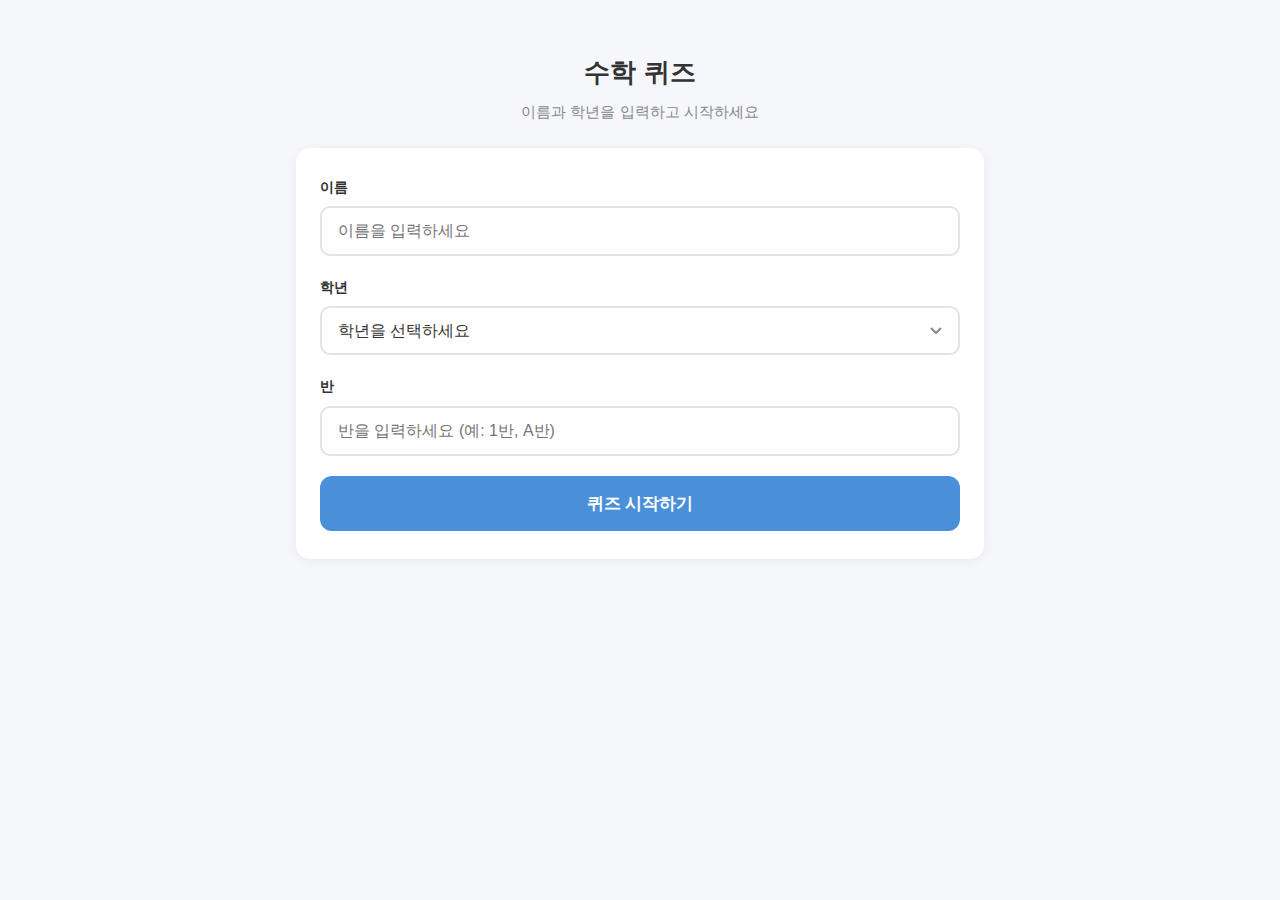
<file: index.html>
<!DOCTYPE html>
<html lang="ko">
<head>
  <meta charset="UTF-8">
  <meta name="viewport" content="width=device-width, initial-scale=1.0, maximum-scale=1.0, user-scalable=no">
  <title>수학 퀴즈</title>
  <link rel="stylesheet" href="css/style.css">
</head>
<body>
  <div class="container">
    <div class="page-header">
      <h1>수학 퀴즈</h1>
      <p>이름과 학년을 입력하고 시작하세요</p>
    </div>

    <div class="card">
      <div class="form-group">
        <label for="studentName">이름</label>
        <input type="text" id="studentName" placeholder="이름을 입력하세요" autocomplete="off">
      </div>

      <div class="form-group">
        <label for="grade">학년</label>
        <select id="grade">
          <option value="">학년을 선택하세요</option>
          <option value="1">중학교 1학년</option>
          <option value="2">중학교 2학년</option>
          <option value="3">중학교 3학년</option>
        </select>
      </div>

      <div class="form-group">
        <label for="classNum">반</label>
        <input type="text" id="classNum" placeholder="반을 입력하세요 (예: 1반, A반)" autocomplete="off">
      </div>

      <div id="errorMsg" class="message message-error hidden"></div>

      <button id="startBtn" class="btn btn-primary" onclick="startQuiz()">
        퀴즈 시작하기
      </button>
    </div>

    <div id="loadingArea" class="loading hidden">
      <div class="spinner"></div>
      <p style="margin-top:12px">퀴즈를 불러오는 중...</p>
    </div>
  </div>

  <script src="js/config.js"></script>
  <script src="js/api.js"></script>
  <script>
    function startQuiz() {
      var name = document.getElementById('studentName').value.trim();
      var grade = document.getElementById('grade').value;
      var classNum = document.getElementById('classNum').value.trim();
      var errorMsg = document.getElementById('errorMsg');
      var startBtn = document.getElementById('startBtn');
      var loadingArea = document.getElementById('loadingArea');

      errorMsg.classList.add('hidden');

      if (!name) {
        showError('이름을 입력해주세요.');
        return;
      }
      if (!grade) {
        showError('학년을 선택해주세요.');
        return;
      }
      if (!classNum) {
        showError('반을 입력해주세요.');
        return;
      }

      // 학생 정보 저장
      sessionStorage.setItem('studentName', name);
      sessionStorage.setItem('grade', grade);
      sessionStorage.setItem('classNum', classNum);

      // 이전 답안 초기화
      sessionStorage.removeItem('quizAnswers');
      sessionStorage.removeItem('quizResult');

      // Apps Script URL이 설정되지 않은 경우 (로컬 테스트 모드)
      if (!MathQuiz.config.APPS_SCRIPT_URL) {
        sessionStorage.setItem('testMode', 'true');
        // 로컬에 배포된 퀴즈가 있으면 그걸 사용 (학년별 키 우선)
        var localQuiz = localStorage.getItem('localQuiz_grade' + grade)
          || localStorage.getItem('localQuiz');
        if (localQuiz) {
          sessionStorage.setItem('quizData', localQuiz);
        }
        window.location.href = 'quiz.html';
        return;
      }

      // 퀴즈 불러오기
      startBtn.disabled = true;
      loadingArea.classList.remove('hidden');

      MathQuiz.api.loadQuiz(grade)
        .then(function(res) {
          if (res.success) {
            sessionStorage.setItem('quizData', JSON.stringify(res.data));
            window.location.href = 'quiz.html';
          } else {
            showError(res.error || '퀴즈를 불러올 수 없습니다.');
            startBtn.disabled = false;
            loadingArea.classList.add('hidden');
          }
        })
        .catch(function(err) {
          showError('서버에 연결할 수 없습니다. 인터넷 연결을 확인해주세요.');
          startBtn.disabled = false;
          loadingArea.classList.add('hidden');
        });
    }

    function showError(msg) {
      var el = document.getElementById('errorMsg');
      el.textContent = msg;
      el.classList.remove('hidden');
    }

    // 엔터키로 시작
    document.addEventListener('keydown', function(e) {
      if (e.key === 'Enter') startQuiz();
    });
  </script>
</body>
</html>
</file>
<file: css/style.css>
/* 수학 퀴즈 - 공통 스타일 (모바일 퍼스트, 아이패드 최적화) */

* {
  margin: 0;
  padding: 0;
  box-sizing: border-box;
}

:root {
  --primary: #4A90D9;
  --primary-light: #EBF3FC;
  --primary-dark: #2E6BB0;
  --success: #4CAF50;
  --success-light: #E8F5E9;
  --error: #F44336;
  --error-light: #FFEBEE;
  --warning: #FF9800;
  --bg: #F5F7FA;
  --card: #FFFFFF;
  --text: #333333;
  --text-light: #888888;
  --border: #E0E4E8;
  --radius: 14px;
  --shadow: 0 2px 12px rgba(0,0,0,0.06);
}

body {
  font-family: -apple-system, BlinkMacSystemFont, 'Segoe UI', Roboto, sans-serif;
  background: var(--bg);
  color: var(--text);
  font-size: 16px;
  line-height: 1.6;
  min-height: 100vh;
  -webkit-text-size-adjust: 100%;
}

/* 컨테이너 */
.container {
  max-width: 720px;
  margin: 0 auto;
  padding: 20px 16px;
}

/* 카드 */
.card {
  background: var(--card);
  border-radius: var(--radius);
  padding: 28px 24px;
  margin-bottom: 16px;
  box-shadow: var(--shadow);
}

/* 헤더 */
.page-header {
  text-align: center;
  padding: 32px 0 24px;
}

.page-header h1 {
  font-size: 26px;
  font-weight: 700;
  color: var(--text);
  margin-bottom: 6px;
}

.page-header p {
  font-size: 15px;
  color: var(--text-light);
}

/* 폼 요소 */
.form-group {
  margin-bottom: 20px;
}

.form-group label {
  display: block;
  font-size: 14px;
  font-weight: 600;
  color: var(--text);
  margin-bottom: 8px;
}

.form-group input,
.form-group select {
  width: 100%;
  padding: 14px 16px;
  font-size: 16px;
  border: 2px solid var(--border);
  border-radius: 10px;
  background: #fff;
  color: var(--text);
  -webkit-appearance: none;
  appearance: none;
  transition: border-color 0.2s;
}

.form-group input:focus,
.form-group select:focus {
  outline: none;
  border-color: var(--primary);
}

.form-group select {
  background-image: url("data:image/svg+xml,%3Csvg xmlns='http://www.w3.org/2000/svg' width='12' height='8'%3E%3Cpath d='M1 1l5 5 5-5' stroke='%23888' stroke-width='2' fill='none'/%3E%3C/svg%3E");
  background-repeat: no-repeat;
  background-position: right 16px center;
  padding-right: 40px;
}

/* 버튼 */
.btn {
  display: block;
  width: 100%;
  padding: 16px 24px;
  font-size: 17px;
  font-weight: 600;
  border: none;
  border-radius: 12px;
  cursor: pointer;
  transition: transform 0.1s, opacity 0.2s;
  -webkit-tap-highlight-color: rgba(0,0,0,0.1);
  text-align: center;
  text-decoration: none;
}

.btn:active {
  transform: scale(0.98);
}

.btn:disabled {
  opacity: 0.5;
  cursor: not-allowed;
}

.btn-primary {
  background: var(--primary);
  color: #fff;
}

.btn-primary:hover:not(:disabled) {
  background: var(--primary-dark);
}

.btn-success {
  background: var(--success);
  color: #fff;
}

.btn-outline {
  background: #fff;
  color: var(--primary);
  border: 2px solid var(--primary);
}

.btn-sm {
  padding: 10px 18px;
  font-size: 14px;
  width: auto;
  display: inline-block;
}

.btn-row {
  display: flex;
  gap: 12px;
}

.btn-row .btn {
  flex: 1;
}

/* 퀴즈 진행 바 */
.progress-bar {
  position: sticky;
  top: 0;
  z-index: 100;
  background: var(--card);
  border-bottom: 1px solid var(--border);
  padding: 12px 16px;
}

.progress-info {
  display: flex;
  align-items: center;
  justify-content: space-between;
  margin-bottom: 10px;
}

.progress-info .current {
  font-size: 15px;
  font-weight: 600;
}

.progress-info .timer {
  font-size: 14px;
  color: var(--text-light);
}

.problem-dots {
  display: flex;
  gap: 6px;
  flex-wrap: wrap;
  justify-content: center;
}

.problem-dot {
  width: 30px;
  height: 30px;
  border-radius: 50%;
  display: flex;
  align-items: center;
  justify-content: center;
  font-size: 13px;
  font-weight: 500;
  border: 2px solid var(--border);
  background: #fff;
  cursor: pointer;
  transition: all 0.15s;
  -webkit-tap-highlight-color: rgba(0,0,0,0.1);
}

.problem-dot.current {
  border-color: var(--primary);
  color: var(--primary);
  font-weight: 700;
}

.problem-dot.answered {
  background: var(--primary);
  color: #fff;
  border-color: var(--primary);
}

/* 문제 카드 */
.problem-card {
  background: var(--card);
  border-radius: var(--radius);
  padding: 28px 22px;
  margin: 16px 0;
  box-shadow: var(--shadow);
}

.problem-number {
  display: inline-block;
  background: var(--primary);
  color: #fff;
  font-size: 13px;
  font-weight: 600;
  padding: 4px 12px;
  border-radius: 20px;
  margin-bottom: 16px;
}

.problem-type-badge {
  display: inline-block;
  font-size: 12px;
  padding: 3px 10px;
  border-radius: 20px;
  margin-left: 8px;
  font-weight: 500;
}

.problem-type-badge.mc {
  background: #E3F2FD;
  color: #1565C0;
}

.problem-type-badge.sa {
  background: #FFF3E0;
  color: #E65100;
}

.problem-question {
  font-size: 18px;
  line-height: 1.7;
  margin-bottom: 20px;
  word-break: keep-all;
}

.problem-question .katex-display {
  margin: 16px 0;
  overflow-x: auto;
}

.problem-svg {
  text-align: center;
  margin: 16px 0;
  overflow-x: auto;
}

.problem-svg svg {
  max-width: 100%;
  height: auto;
}

/* 객관식 보기 */
.choices {
  display: flex;
  flex-direction: column;
  gap: 10px;
}

.choice-btn {
  display: flex;
  align-items: center;
  width: 100%;
  min-height: 52px;
  padding: 14px 18px;
  font-size: 16px;
  line-height: 1.5;
  border: 2px solid var(--border);
  border-radius: 12px;
  background: #fff;
  color: var(--text);
  text-align: left;
  cursor: pointer;
  transition: all 0.15s;
  -webkit-tap-highlight-color: rgba(0,0,0,0.1);
}

.choice-btn .choice-label {
  display: flex;
  align-items: center;
  justify-content: center;
  width: 28px;
  height: 28px;
  border-radius: 50%;
  background: var(--bg);
  font-size: 13px;
  font-weight: 600;
  margin-right: 14px;
  flex-shrink: 0;
}

.choice-btn.selected {
  border-color: var(--primary);
  background: var(--primary-light);
}

.choice-btn.selected .choice-label {
  background: var(--primary);
  color: #fff;
}

/* 주관식 입력 */
.answer-input {
  width: 100%;
  padding: 16px 18px;
  font-size: 18px;
  border: 2px solid var(--border);
  border-radius: 12px;
  background: #fff;
  text-align: center;
  transition: border-color 0.2s;
}

.answer-input:focus {
  outline: none;
  border-color: var(--primary);
}

.answer-input::placeholder {
  color: #bbb;
}

/* 네비게이션 */
.quiz-nav {
  display: flex;
  gap: 12px;
  margin-top: 24px;
  padding: 0 16px;
}

.quiz-nav .btn {
  flex: 1;
}

/* 결과 페이지 */
.result-score {
  text-align: center;
  padding: 36px 0;
}

.result-score .score-big {
  font-size: 64px;
  font-weight: 800;
  color: var(--primary);
  line-height: 1;
}

.result-score .score-total {
  font-size: 24px;
  color: var(--text-light);
  font-weight: 400;
}

.result-score .score-percent {
  font-size: 20px;
  font-weight: 600;
  margin-top: 8px;
}

.score-excellent { color: var(--success); }
.score-good { color: var(--primary); }
.score-poor { color: var(--error); }

.result-bar {
  display: flex;
  height: 8px;
  border-radius: 4px;
  overflow: hidden;
  background: var(--border);
  margin: 16px 0 32px;
}

.result-bar .correct {
  background: var(--success);
}

.result-bar .wrong {
  background: var(--error);
}

/* 결과 문제 리뷰 */
.review-item {
  border: 2px solid var(--border);
  border-radius: var(--radius);
  padding: 20px;
  margin-bottom: 12px;
}

.review-item.correct {
  border-color: var(--success);
  background: var(--success-light);
}

.review-item.wrong {
  border-color: var(--error);
  background: var(--error-light);
}

.review-item .review-header {
  display: flex;
  align-items: center;
  gap: 8px;
  margin-bottom: 10px;
  font-weight: 600;
  font-size: 14px;
}

.review-item .review-header .icon {
  font-size: 18px;
}

.review-answer {
  font-size: 14px;
  color: var(--text-light);
  margin-top: 8px;
}

.review-answer strong {
  color: var(--text);
}

.review-explanation {
  margin-top: 10px;
  padding: 12px;
  background: rgba(255,255,255,0.7);
  border-radius: 8px;
  font-size: 14px;
  line-height: 1.6;
}

/* 관리자 페이지 */
.admin-tabs {
  display: flex;
  gap: 0;
  margin-bottom: 20px;
  background: var(--card);
  border-radius: var(--radius);
  overflow: hidden;
  box-shadow: var(--shadow);
}

.admin-tab {
  flex: 1;
  padding: 14px;
  font-size: 15px;
  font-weight: 600;
  text-align: center;
  border: none;
  background: var(--card);
  color: var(--text-light);
  cursor: pointer;
  transition: all 0.2s;
  border-bottom: 3px solid transparent;
}

.admin-tab.active {
  color: var(--primary);
  border-bottom-color: var(--primary);
}

.tab-content {
  display: none;
}

.tab-content.active {
  display: block;
}

/* 관리자 좌우 그리드 */
.generate-grid {
  display: flex;
  flex-direction: column;
  gap: 16px;
}

.generate-settings .card {
  margin-bottom: 16px;
}

@media (min-width: 900px) {
  .admin-container {
    max-width: 1200px;
  }

  .generate-grid {
    flex-direction: row;
    align-items: flex-start;
  }

  .generate-settings {
    width: 320px;
    flex-shrink: 0;
    position: sticky;
    top: 16px;
  }

  .generate-preview {
    flex: 1;
    min-width: 0;
  }
}

/* 문제 미리보기 */
.preview-list {
  max-height: none;
  overflow-y: visible;
  margin: 16px 0;
  border: 1px solid var(--border);
  border-radius: var(--radius);
  padding: 16px;
}

.preview-item {
  padding: 14px 0;
  border-bottom: 1px solid var(--border);
}

.preview-item:last-child {
  border-bottom: none;
}

/* 결과 테이블 */
.result-table {
  width: 100%;
  border-collapse: collapse;
  font-size: 14px;
}

.result-table th,
.result-table td {
  padding: 10px 12px;
  text-align: left;
  border-bottom: 1px solid var(--border);
}

.result-table th {
  font-weight: 600;
  color: var(--text-light);
  font-size: 13px;
  background: var(--bg);
  position: sticky;
  top: 0;
}

.result-table tr:hover td {
  background: var(--primary-light);
}

/* 로딩 */
.loading {
  text-align: center;
  padding: 40px;
  color: var(--text-light);
}

.spinner {
  display: inline-block;
  width: 32px;
  height: 32px;
  border: 3px solid var(--border);
  border-top-color: var(--primary);
  border-radius: 50%;
  animation: spin 0.8s linear infinite;
}

@keyframes spin {
  to { transform: rotate(360deg); }
}

/* 메시지 */
.message {
  padding: 14px 18px;
  border-radius: 10px;
  font-size: 14px;
  margin-bottom: 16px;
}

.message-info {
  background: var(--primary-light);
  color: var(--primary-dark);
}

.message-error {
  background: var(--error-light);
  color: var(--error);
}

.message-success {
  background: var(--success-light);
  color: var(--success);
}

/* 비밀번호 게이트 */
.password-gate {
  display: flex;
  flex-direction: column;
  align-items: center;
  justify-content: center;
  min-height: 60vh;
  text-align: center;
}

.password-gate .form-group {
  width: 280px;
}

/* 통계 */
.stats-grid {
  display: grid;
  grid-template-columns: repeat(3, 1fr);
  gap: 12px;
  margin-bottom: 20px;
}

.stat-card {
  background: var(--card);
  border-radius: 12px;
  padding: 16px;
  text-align: center;
  box-shadow: var(--shadow);
}

.stat-card .stat-value {
  font-size: 28px;
  font-weight: 700;
  color: var(--primary);
}

.stat-card .stat-label {
  font-size: 12px;
  color: var(--text-light);
  margin-top: 4px;
}

/* 반응형 */
@media (max-width: 480px) {
  .container {
    padding: 12px;
  }

  .card {
    padding: 22px 18px;
  }

  .problem-question {
    font-size: 16px;
  }

  .stats-grid {
    grid-template-columns: repeat(2, 1fr);
  }
}

/* 숨김 */
.hidden {
  display: none !important;
}

/* 애니메이션 */
.fade-in {
  animation: fadeIn 0.3s ease-in;
}

@keyframes fadeIn {
  from { opacity: 0; transform: translateY(10px); }
  to { opacity: 1; transform: translateY(0); }
}
</file>
